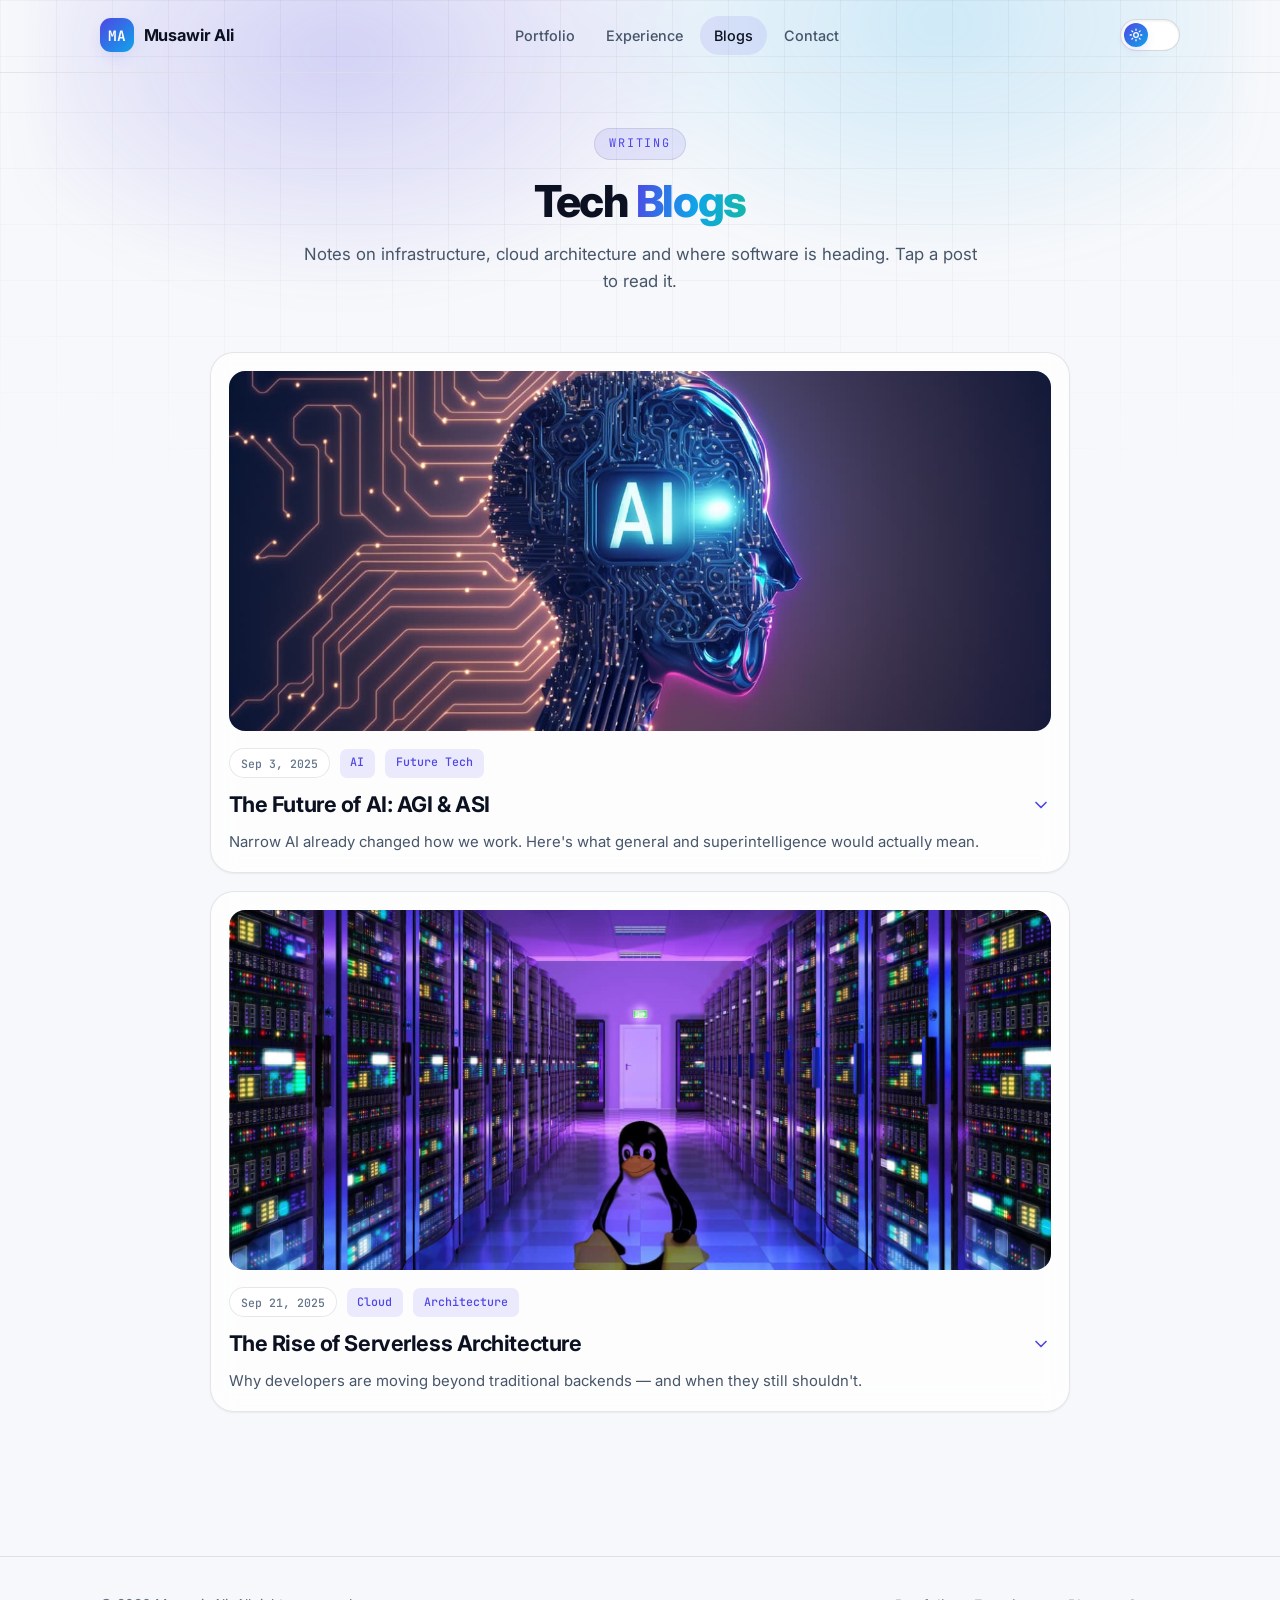
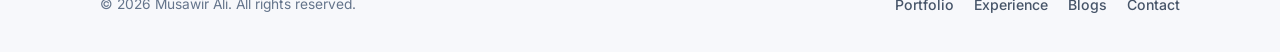
<file: blogs.html>
<!DOCTYPE html>
<html lang="en" data-theme="dark">
  <head>
    <meta charset="UTF-8" />
    <meta name="viewport" content="width=device-width, initial-scale=1.0" />
    <title>Blogs — Musawir Ali</title>
    <meta
      name="description"
      content="Notes on infrastructure, cloud, AI and modern web development by Musawir Ali."
    />
    <meta name="theme-color" content="#070a13" />
    <link rel="icon" href="./assets/pp.png" />
    <link rel="stylesheet" href="style.css" />
    <link rel="stylesheet" href="mediaqueries.css" />
    <script>
      // Apply the saved theme before first paint so there is no flash
      (function () {
        try {
          var saved = localStorage.getItem("theme");
          var prefersLight = window.matchMedia("(prefers-color-scheme: light)").matches;
          document.documentElement.setAttribute(
            "data-theme",
            saved || (prefersLight ? "light" : "dark")
          );
        } catch (e) {}
      })();
    </script>
  </head>
  <body>
    <!-- ==================== NAV ==================== -->
    <header class="nav" id="nav">
      <div class="container nav__inner">
        <a href="index.html" class="logo">
          <span class="logo__mark">MA</span>
          <span>Musawir Ali</span>
        </a>

        <nav class="nav__links">
          <a href="index.html">Portfolio</a>
          <a href="index.html#experience">Experience</a>
          <a href="blogs.html" class="active">Blogs</a>
          <a href="index.html#contact">Contact</a>
        </nav>

        <div class="nav__actions">
          <button
            class="theme-toggle"
            id="themeToggle"
            type="button"
            aria-label="Toggle dark and light mode"
          >
            <span class="theme-toggle__thumb">
              <svg class="icon-sun" viewBox="0 0 24 24" fill="none" stroke="currentColor" stroke-width="2.2" stroke-linecap="round" aria-hidden="true">
                <circle cx="12" cy="12" r="4" />
                <path d="M12 2v2M12 20v2M4.9 4.9l1.4 1.4M17.7 17.7l1.4 1.4M2 12h2M20 12h2M4.9 19.1l1.4-1.4M17.7 6.3l1.4-1.4" />
              </svg>
              <svg class="icon-moon" viewBox="0 0 24 24" fill="none" stroke="currentColor" stroke-width="2.2" stroke-linecap="round" stroke-linejoin="round" aria-hidden="true">
                <path d="M21 12.8A9 9 0 1 1 11.2 3a7 7 0 0 0 9.8 9.8z" />
              </svg>
            </span>
          </button>

          <button class="nav__burger" id="burger" type="button" aria-label="Open menu" aria-expanded="false">
            <span></span><span></span><span></span>
          </button>
        </div>
      </div>
    </header>

    <div class="mobile-menu" id="mobileMenu">
      <div class="mobile-menu__inner">
        <ul>
          <li><a href="index.html">Portfolio</a></li>
          <li><a href="index.html#experience">Experience</a></li>
          <li><a href="index.html#stack">Tech Stack</a></li>
          <li><a href="blogs.html">Blogs</a></li>
          <li><a href="index.html#contact">Contact</a></li>
        </ul>
      </div>
    </div>

    <main>
      <section class="section" style="padding-top: calc(var(--nav-h) + 3.5rem)">
        <div class="container">
          <div class="section-head reveal">
            <span class="eyebrow">Writing</span>
            <h2 class="section-title">Tech <span class="gradient-text">Blogs</span></h2>
            <p class="section-sub">
              Notes on infrastructure, cloud architecture and where software is
              heading. Tap a post to read it.
            </p>
          </div>

          <div class="blog-list">
            <!-- POST 1 -->
            <article class="blog-card reveal">
              <div class="blog-card__toggle" role="button" tabindex="0" aria-expanded="false">
                <img class="blog-card__cover" src="./assets/Ai_img.jpg" alt="" loading="lazy" />
                <div class="blog-card__meta">
                  <span class="badge">Sep 3, 2025</span>
                  <span class="tag">AI</span>
                  <span class="tag">Future Tech</span>
                </div>
                <h3 class="blog-card__title">
                  The Future of AI: AGI &amp; ASI
                  <svg class="chevron" viewBox="0 0 24 24" fill="none" stroke="currentColor" stroke-width="2" stroke-linecap="round" stroke-linejoin="round" aria-hidden="true">
                    <path d="m6 9 6 6 6-6" />
                  </svg>
                </h3>
                <p class="blog-card__excerpt">
                  Narrow AI already changed how we work. Here's what general and
                  superintelligence would actually mean.
                </p>
              </div>

              <div class="blog-card__body">
                <div>
                  <div class="prose">
                    <p>
                      Artificial Intelligence has already changed the way we live and
                      work, but its future goes far beyond today's narrow AI systems
                      like chatbots, recommendation engines, or image recognition
                      tools.
                    </p>

                    <h3>Artificial General Intelligence (AGI)</h3>
                    <p>
                      The next milestone is <strong>Artificial General Intelligence
                      (AGI)</strong> — AI that can perform any intellectual task a
                      human can do. Unlike narrow AI, which is limited to specific
                      tasks, AGI would be flexible, adaptable, and capable of applying
                      intelligence across multiple fields.
                    </p>
                    <p>
                      For example, an AGI system could design a website, diagnose a
                      medical issue, write a novel, and teach a student — without
                      needing separate training for each task.
                    </p>

                    <h3>Artificial Superintelligence (ASI)</h3>
                    <p>
                      <strong>Artificial Superintelligence (ASI)</strong> is a
                      hypothetical stage where AI surpasses human intelligence in every
                      dimension — reasoning, creativity, decision-making, and even
                      emotional understanding.
                    </p>
                    <p>
                      ASI could solve problems at a speed and scale unimaginable to
                      humans. While it holds the promise of breakthroughs in medicine,
                      climate change, and space exploration, it also raises serious
                      ethical and existential concerns if not aligned with human
                      values.
                    </p>

                    <h3>AGI vs ASI at a Glance</h3>
                    <ul>
                      <li>
                        <strong>AGI:</strong> Human-level intelligence, multi-domain
                        adaptability, currently under research.
                      </li>
                      <li>
                        <strong>ASI:</strong> Beyond-human intelligence, unmatched
                        creativity and speed, still hypothetical but highly debated.
                      </li>
                    </ul>

                    <h3>Takeaway</h3>
                    <p>
                      AGI and ASI represent the ultimate frontiers of Artificial
                      Intelligence. AGI could transform human productivity, while ASI
                      poses both incredible opportunities and significant risks. The
                      challenge ahead is to ensure these technologies are developed
                      responsibly, with strong ethical frameworks to keep humanity at
                      the center.
                    </p>
                    <blockquote>
                      What's your perspective — should we accelerate progress toward
                      AGI and ASI, or focus first on building stronger safeguards?
                    </blockquote>
                  </div>
                </div>
              </div>
            </article>

            <!-- POST 2 -->
            <article class="blog-card reveal">
              <div class="blog-card__toggle" role="button" tabindex="0" aria-expanded="false">
                <img class="blog-card__cover" src="./assets/server.jpg" alt="" loading="lazy" />
                <div class="blog-card__meta">
                  <span class="badge">Sep 21, 2025</span>
                  <span class="tag">Cloud</span>
                  <span class="tag">Architecture</span>
                </div>
                <h3 class="blog-card__title">
                  The Rise of Serverless Architecture
                  <svg class="chevron" viewBox="0 0 24 24" fill="none" stroke="currentColor" stroke-width="2" stroke-linecap="round" stroke-linejoin="round" aria-hidden="true">
                    <path d="m6 9 6 6 6-6" />
                  </svg>
                </h3>
                <p class="blog-card__excerpt">
                  Why developers are moving beyond traditional backends — and when they
                  still shouldn't.
                </p>
              </div>

              <div class="blog-card__body">
                <div>
                  <div class="prose">
                    <h3>1. What is Serverless?</h3>
                    <p>
                      Serverless does not mean there are no servers. It means
                      developers do not need to manage servers directly. Instead, cloud
                      providers like AWS Lambda, Google Cloud Functions, and Firebase
                      handle scaling, patching, and infrastructure.
                    </p>
                    <p>In short: you write code, the cloud runs it.</p>
                    <blockquote>
                      "Serverless allows you to build and run applications without
                      thinking about servers. You do not provision, scale, or manage
                      any servers." —
                      <a href="https://aws.amazon.com/serverless/" target="_blank" rel="noopener">AWS Docs</a>
                    </blockquote>

                    <h3>2. How It Differs from Traditional Backends</h3>
                    <ul>
                      <li>
                        <strong>Traditional backend:</strong> you rent a server, pay a
                        fixed cost, and handle scaling and patching yourself.
                      </li>
                      <li>
                        <strong>Serverless:</strong> you pay only when your code runs,
                        and the provider manages scaling automatically.
                      </li>
                    </ul>

                    <h3>3. Benefits of Serverless</h3>
                    <ul>
                      <li><strong>Cost efficient</strong> — pay per execution, not for idle time.</li>
                      <li><strong>Scalable</strong> — the cloud scales automatically during traffic spikes.</li>
                      <li><strong>Faster development</strong> — no server setup, just focus on logic.</li>
                      <li><strong>Global reach</strong> — deploy functions closer to users.</li>
                    </ul>
                    <blockquote>
                      "Serverless enables developers to focus on code while the platform
                      manages all infrastructure concerns." —
                      <a href="https://cloud.google.com/functions" target="_blank" rel="noopener">Google Cloud</a>
                    </blockquote>

                    <h3>4. When to Use Serverless</h3>
                    <ul>
                      <li>Building APIs</li>
                      <li>Event-driven apps (image processing, notifications)</li>
                      <li>Startups and prototypes — low cost, fast launch</li>
                      <li>Background tasks — cron jobs, email triggers</li>
                    </ul>
                    <p>
                      It is not always ideal. Long-running, high-performance apps such
                      as gaming servers may still need traditional hosting.
                    </p>

                    <h3>5. Final Thoughts</h3>
                    <p>
                      Serverless architecture is not just a trend — it is a paradigm
                      shift. It frees developers from worrying about infrastructure and
                      lets them deliver features faster. If you are starting a new
                      project, give serverless a try; you might never want to go back.
                    </p>
                  </div>
                </div>
              </div>
            </article>
          </div>
        </div>
      </section>
    </main>

    <footer class="footer">
      <div class="container footer__inner">
        <p class="footer__note">© <span id="year">2026</span> Musawir Ali. All rights reserved.</p>
        <nav class="footer__links">
          <a href="index.html">Portfolio</a>
          <a href="index.html#experience">Experience</a>
          <a href="blogs.html">Blogs</a>
          <a href="index.html#contact">Contact</a>
        </nav>
      </div>
    </footer>

    <button class="to-top" id="toTop" type="button" aria-label="Back to top">
      <svg viewBox="0 0 24 24" fill="none" stroke="currentColor" stroke-width="2" stroke-linecap="round" stroke-linejoin="round" aria-hidden="true">
        <path d="M12 19V5M5 12l7-7 7 7" />
      </svg>
    </button>

    <script src="script.js"></script>
  </body>
</html>
</file>
<file: style.css>
/* ============================================================
   Musawir Ali — Portfolio
   Design tokens, light/dark themes, components
   ============================================================ */

@import url("https://fonts.googleapis.com/css2?family=Inter:wght@400;500;600;700;800&family=JetBrains+Mono:wght@400;500;600&display=swap");

/* ---------- TOKENS ---------- */

:root {
  --bg: #f7f8fb;
  --bg-soft: #ffffff;
  --surface: rgba(255, 255, 255, 0.72);
  --surface-solid: #ffffff;
  --border: rgba(15, 23, 42, 0.1);
  --border-strong: rgba(15, 23, 42, 0.16);

  --text: #0b1120;
  --text-soft: #475569;
  --text-faint: #64748b;

  --accent: #4f46e5;
  --accent-2: #0ea5e9;
  --accent-3: #14b8a6;
  --accent-contrast: #ffffff;
  --accent-tint: rgba(79, 70, 229, 0.1);

  --shadow-sm: 0 1px 2px rgba(15, 23, 42, 0.06);
  --shadow: 0 12px 32px -12px rgba(15, 23, 42, 0.18);
  --shadow-lg: 0 28px 60px -24px rgba(15, 23, 42, 0.28);

  --glow-1: rgba(79, 70, 229, 0.22);
  --glow-2: rgba(14, 165, 233, 0.18);
  --grid-line: rgba(15, 23, 42, 0.045);

  --radius-sm: 10px;
  --radius: 16px;
  --radius-lg: 24px;
  --radius-pill: 999px;

  --maxw: 1160px;
  --nav-h: 72px;

  --ease: cubic-bezier(0.22, 1, 0.36, 1);
  color-scheme: light;
}

html[data-theme="dark"] {
  --bg: #070a13;
  --bg-soft: #0d1220;
  --surface: rgba(19, 25, 42, 0.66);
  --surface-solid: #121829;
  --border: rgba(148, 163, 184, 0.16);
  --border-strong: rgba(148, 163, 184, 0.28);

  --text: #eef2ff;
  --text-soft: #a9b4cc;
  --text-faint: #8592ad;

  --accent: #818cf8;
  --accent-2: #38bdf8;
  --accent-3: #2dd4bf;
  --accent-contrast: #070a13;
  --accent-tint: rgba(129, 140, 248, 0.14);

  --shadow-sm: 0 1px 2px rgba(0, 0, 0, 0.4);
  --shadow: 0 16px 40px -16px rgba(0, 0, 0, 0.7);
  --shadow-lg: 0 32px 70px -28px rgba(0, 0, 0, 0.85);

  --glow-1: rgba(99, 102, 241, 0.3);
  --glow-2: rgba(56, 189, 248, 0.22);
  --grid-line: rgba(148, 163, 184, 0.06);
  color-scheme: dark;
}

/* ---------- RESET ---------- */

*,
*::before,
*::after {
  margin: 0;
  padding: 0;
  box-sizing: border-box;
}

html {
  scroll-behavior: smooth;
  scroll-padding-top: calc(var(--nav-h) + 16px);
  -webkit-text-size-adjust: 100%;
}

body {
  font-family: "Inter", system-ui, -apple-system, "Segoe UI", sans-serif;
  background: var(--bg);
  color: var(--text);
  line-height: 1.65;
  overflow-x: hidden;
  transition: background-color 0.35s var(--ease), color 0.35s var(--ease);
}

/* Ambient background: subtle grid + two soft light blooms */
body::before {
  content: "";
  position: fixed;
  inset: 0;
  z-index: -2;
  background-image: linear-gradient(var(--grid-line) 1px, transparent 1px),
    linear-gradient(90deg, var(--grid-line) 1px, transparent 1px);
  background-size: 56px 56px;
  mask-image: radial-gradient(ellipse 90% 60% at 50% 0%, #000 40%, transparent 100%);
  -webkit-mask-image: radial-gradient(ellipse 90% 60% at 50% 0%, #000 40%, transparent 100%);
  pointer-events: none;
}

body::after {
  content: "";
  position: fixed;
  top: -22vh;
  left: 50%;
  width: min(1200px, 120vw);
  height: 70vh;
  transform: translateX(-50%);
  z-index: -1;
  background: radial-gradient(45% 55% at 25% 40%, var(--glow-1), transparent 70%),
    radial-gradient(45% 55% at 75% 35%, var(--glow-2), transparent 70%);
  filter: blur(20px);
  pointer-events: none;
}

img {
  max-width: 100%;
  display: block;
}

a {
  color: inherit;
  text-decoration: none;
  transition: color 0.2s var(--ease), opacity 0.2s var(--ease);
}

button {
  font: inherit;
  cursor: pointer;
  border: none;
  background: none;
  color: inherit;
}

ul {
  list-style: none;
}

::selection {
  background: var(--accent);
  color: var(--accent-contrast);
}

:focus-visible {
  outline: 2px solid var(--accent);
  outline-offset: 3px;
  border-radius: 6px;
}

/* ---------- LAYOUT ---------- */

.container {
  width: 100%;
  max-width: var(--maxw);
  margin-inline: auto;
  padding-inline: clamp(1.15rem, 4vw, 2.5rem);
}

.section {
  padding-block: clamp(4rem, 9vw, 7rem);
  position: relative;
}

.section-head {
  text-align: center;
  margin-bottom: clamp(2.25rem, 5vw, 3.5rem);
}

.eyebrow {
  display: inline-flex;
  align-items: center;
  gap: 0.5rem;
  font-family: "JetBrains Mono", ui-monospace, monospace;
  font-size: 0.74rem;
  letter-spacing: 0.16em;
  text-transform: uppercase;
  color: var(--accent);
  background: var(--accent-tint);
  border: 1px solid var(--border);
  padding: 0.34rem 0.85rem;
  border-radius: var(--radius-pill);
  margin-bottom: 1rem;
}

.section-title {
  font-size: clamp(1.85rem, 4.6vw, 2.75rem);
  font-weight: 800;
  letter-spacing: -0.03em;
  line-height: 1.15;
}

.section-sub {
  color: var(--text-soft);
  max-width: 62ch;
  margin: 0.85rem auto 0;
  font-size: clamp(0.95rem, 2vw, 1.05rem);
}

.gradient-text {
  background: linear-gradient(100deg, var(--accent), var(--accent-2) 55%, var(--accent-3));
  -webkit-background-clip: text;
  background-clip: text;
  color: transparent;
}

/* ---------- NAV ---------- */

.nav {
  position: fixed;
  inset: 0 0 auto 0;
  height: var(--nav-h);
  z-index: 100;
  display: flex;
  align-items: center;
  transition: background-color 0.3s var(--ease), border-color 0.3s var(--ease),
    box-shadow 0.3s var(--ease);
  border-bottom: 1px solid transparent;
}

.nav.scrolled {
  background: var(--surface);
  backdrop-filter: blur(16px) saturate(180%);
  -webkit-backdrop-filter: blur(16px) saturate(180%);
  border-bottom-color: var(--border);
  box-shadow: var(--shadow-sm);
}

.nav__inner {
  display: flex;
  align-items: center;
  justify-content: space-between;
  gap: 1rem;
  width: 100%;
}

.logo {
  display: inline-flex;
  align-items: center;
  gap: 0.6rem;
  font-weight: 700;
  font-size: 1.02rem;
  letter-spacing: -0.01em;
  white-space: nowrap;
}

.logo__mark {
  display: grid;
  place-items: center;
  width: 34px;
  height: 34px;
  border-radius: 11px;
  background: linear-gradient(135deg, var(--accent), var(--accent-2));
  color: #fff;
  font-family: "JetBrains Mono", monospace;
  font-weight: 700;
  font-size: 0.9rem;
  box-shadow: 0 6px 18px -6px var(--glow-1);
  flex-shrink: 0;
}

.nav__links {
  display: flex;
  align-items: center;
  gap: 0.25rem;
}

.nav__links a {
  position: relative;
  display: block;
  padding: 0.45rem 0.85rem;
  border-radius: var(--radius-pill);
  font-size: 0.9rem;
  font-weight: 500;
  color: var(--text-soft);
}

.nav__links a:hover,
.nav__links a.active {
  color: var(--text);
  background: var(--accent-tint);
}

.nav__actions {
  display: flex;
  align-items: center;
  gap: 0.6rem;
}

/* ---------- THEME TOGGLE ---------- */

.theme-toggle {
  position: relative;
  width: 60px;
  height: 32px;
  border-radius: var(--radius-pill);
  border: 1px solid var(--border-strong);
  background: var(--surface-solid);
  box-shadow: inset 0 1px 3px rgba(15, 23, 42, 0.08);
  flex-shrink: 0;
  transition: border-color 0.25s var(--ease), background-color 0.35s var(--ease);
}

.theme-toggle:hover {
  border-color: var(--accent);
}

.theme-toggle__thumb {
  position: absolute;
  top: 3px;
  left: 3px;
  width: 24px;
  height: 24px;
  border-radius: 50%;
  display: grid;
  place-items: center;
  background: linear-gradient(135deg, var(--accent), var(--accent-2));
  color: #fff;
  box-shadow: 0 4px 12px -3px var(--glow-1);
  transition: transform 0.4s var(--ease);
}

html[data-theme="dark"] .theme-toggle__thumb {
  transform: translateX(28px);
}

.theme-toggle__thumb svg {
  position: absolute;
  inset: 0;
  margin: auto;
  width: 14px;
  height: 14px;
  transition: opacity 0.25s var(--ease), transform 0.4s var(--ease);
}

.theme-toggle .icon-sun {
  opacity: 1;
  transform: rotate(0deg) scale(1);
}
.theme-toggle .icon-moon {
  opacity: 0;
  transform: rotate(-90deg) scale(0.5);
}
html[data-theme="dark"] .theme-toggle .icon-sun {
  opacity: 0;
  transform: rotate(90deg) scale(0.5);
}
html[data-theme="dark"] .theme-toggle .icon-moon {
  opacity: 1;
  transform: rotate(0deg) scale(1);
}

/* ---------- HAMBURGER ---------- */

.nav__burger {
  display: none;
  width: 40px;
  height: 40px;
  border-radius: 12px;
  border: 1px solid var(--border-strong);
  background: var(--surface-solid);
  flex-direction: column;
  align-items: center;
  justify-content: center;
  gap: 5px;
}

.nav__burger span {
  display: block;
  width: 18px;
  height: 2px;
  border-radius: 2px;
  background: var(--text);
  transition: transform 0.3s var(--ease), opacity 0.2s var(--ease);
}

.nav__burger.open span:nth-child(1) {
  transform: translateY(7px) rotate(45deg);
}
.nav__burger.open span:nth-child(2) {
  opacity: 0;
}
.nav__burger.open span:nth-child(3) {
  transform: translateY(-7px) rotate(-45deg);
}

.mobile-menu {
  position: fixed;
  top: var(--nav-h);
  left: 0;
  right: 0;
  z-index: 99;
  background: var(--surface);
  backdrop-filter: blur(18px) saturate(180%);
  -webkit-backdrop-filter: blur(18px) saturate(180%);
  border-bottom: 1px solid var(--border);
  display: grid;
  grid-template-rows: 0fr;
  transition: grid-template-rows 0.35s var(--ease);
}

.mobile-menu.open {
  grid-template-rows: 1fr;
}

.mobile-menu__inner {
  overflow: hidden;
}

.mobile-menu ul {
  display: flex;
  flex-direction: column;
  gap: 0.15rem;
  padding: 0.85rem clamp(1.15rem, 4vw, 2.5rem) 1.35rem;
}

.mobile-menu a {
  display: block;
  padding: 0.75rem 0.9rem;
  border-radius: var(--radius-sm);
  font-weight: 500;
  color: var(--text-soft);
}

.mobile-menu a:hover {
  background: var(--accent-tint);
  color: var(--text);
}

/* ---------- BUTTONS ---------- */

.btn {
  display: inline-flex;
  align-items: center;
  justify-content: center;
  gap: 0.55rem;
  padding: 0.8rem 1.5rem;
  border-radius: var(--radius-pill);
  font-size: 0.92rem;
  font-weight: 600;
  border: 1px solid transparent;
  transition: transform 0.2s var(--ease), box-shadow 0.25s var(--ease),
    background-color 0.25s var(--ease), border-color 0.25s var(--ease), color 0.25s var(--ease);
  white-space: nowrap;
}

.btn svg {
  width: 17px;
  height: 17px;
  flex-shrink: 0;
}

.btn--primary {
  background: linear-gradient(135deg, var(--accent), var(--accent-2));
  color: #fff;
  box-shadow: 0 10px 26px -10px var(--glow-1);
}

.btn--primary:hover {
  transform: translateY(-2px);
  box-shadow: 0 16px 34px -10px var(--glow-1);
}

.btn--ghost {
  background: var(--surface-solid);
  border-color: var(--border-strong);
  color: var(--text);
  box-shadow: var(--shadow-sm);
}

.btn--ghost:hover {
  transform: translateY(-2px);
  border-color: var(--accent);
  color: var(--accent);
}

.btn:active {
  transform: translateY(0);
}

/* ---------- HERO ---------- */

.hero {
  min-height: 100vh;
  min-height: 100svh;
  display: flex;
  align-items: center;
  padding-block: calc(var(--nav-h) + 2.5rem) 4rem;
}

.hero__grid {
  display: grid;
  grid-template-columns: 1.15fr 0.85fr;
  align-items: center;
  gap: clamp(2rem, 6vw, 5rem);
  width: 100%;
}

.hero__status {
  display: inline-flex;
  align-items: center;
  gap: 0.6rem;
  padding: 0.4rem 0.95rem 0.4rem 0.75rem;
  border-radius: var(--radius-pill);
  border: 1px solid var(--border);
  background: var(--surface);
  backdrop-filter: blur(10px);
  -webkit-backdrop-filter: blur(10px);
  font-size: 0.82rem;
  font-weight: 500;
  color: var(--text-soft);
  margin-bottom: 1.6rem;
}

.pulse-dot {
  position: relative;
  width: 8px;
  height: 8px;
  border-radius: 50%;
  background: #22c55e;
  flex-shrink: 0;
}

.pulse-dot::after {
  content: "";
  position: absolute;
  inset: 0;
  border-radius: 50%;
  background: #22c55e;
  animation: pulse 2s ease-out infinite;
}

@keyframes pulse {
  0% {
    transform: scale(1);
    opacity: 0.7;
  }
  100% {
    transform: scale(3);
    opacity: 0;
  }
}

.hero__hello {
  font-family: "JetBrains Mono", monospace;
  font-size: 0.92rem;
  color: var(--accent);
  margin-bottom: 0.6rem;
}

.hero__name {
  font-size: clamp(2.6rem, 8vw, 4.6rem);
  font-weight: 800;
  letter-spacing: -0.045em;
  line-height: 1.02;
  margin-bottom: 0.9rem;
}

.hero__roles {
  display: flex;
  flex-wrap: wrap;
  align-items: center;
  gap: 0.55rem 0.85rem;
  font-size: clamp(1rem, 2.4vw, 1.25rem);
  font-weight: 600;
  color: var(--text-soft);
  margin-bottom: 1.35rem;
}

.hero__roles .sep {
  width: 5px;
  height: 5px;
  border-radius: 50%;
  background: var(--accent);
  opacity: 0.55;
}

.hero__bio {
  color: var(--text-soft);
  font-size: clamp(0.97rem, 2vw, 1.06rem);
  max-width: 56ch;
  margin-bottom: 2rem;
}

.hero__actions {
  display: flex;
  flex-wrap: wrap;
  gap: 0.85rem;
  margin-bottom: 2rem;
}

.hero__socials {
  display: flex;
  align-items: center;
  gap: 0.6rem;
}

.social-btn {
  display: grid;
  place-items: center;
  width: 42px;
  height: 42px;
  border-radius: 13px;
  border: 1px solid var(--border-strong);
  background: var(--surface-solid);
  color: var(--text-soft);
  box-shadow: var(--shadow-sm);
  transition: transform 0.2s var(--ease), color 0.2s var(--ease),
    border-color 0.2s var(--ease), box-shadow 0.25s var(--ease);
}

.social-btn svg {
  width: 19px;
  height: 19px;
}

.social-btn:hover {
  transform: translateY(-3px);
  color: var(--accent);
  border-color: var(--accent);
  box-shadow: 0 10px 22px -10px var(--glow-1);
}

/* Hero portrait */
.hero__portrait {
  position: relative;
  justify-self: center;
  width: min(360px, 78vw);
  aspect-ratio: 1;
}

.hero__portrait::before {
  content: "";
  position: absolute;
  inset: -10%;
  border-radius: 50%;
  background: conic-gradient(
    from 0deg,
    var(--accent),
    var(--accent-2),
    var(--accent-3),
    var(--accent)
  );
  filter: blur(38px);
  opacity: 0.4;
  animation: spin 14s linear infinite;
}

@keyframes spin {
  to {
    transform: rotate(360deg);
  }
}

.hero__portrait-frame {
  position: relative;
  width: 100%;
  height: 100%;
  border-radius: 32px;
  overflow: hidden;
  border: 1px solid var(--border-strong);
  background: var(--surface-solid);
  box-shadow: var(--shadow-lg);
}

.hero__portrait-frame img {
  width: 100%;
  height: 100%;
  object-fit: cover;
}

.hero__chip {
  position: absolute;
  display: inline-flex;
  align-items: center;
  gap: 0.45rem;
  padding: 0.45rem 0.8rem;
  border-radius: var(--radius-pill);
  background: var(--surface-solid);
  border: 1px solid var(--border-strong);
  box-shadow: var(--shadow);
  font-size: 0.78rem;
  font-weight: 600;
  white-space: nowrap;
  z-index: 2;
}

.hero__chip svg {
  width: 14px;
  height: 14px;
  color: var(--accent);
}

.hero__chip--1 {
  top: 8%;
  left: -8%;
  animation: float 6s ease-in-out infinite;
}
.hero__chip--2 {
  bottom: 16%;
  right: -6%;
  animation: float 6s ease-in-out infinite 1.5s;
}
.hero__chip--3 {
  bottom: 2%;
  left: 2%;
  animation: float 6s ease-in-out infinite 3s;
}

@keyframes float {
  0%,
  100% {
    transform: translateY(0);
  }
  50% {
    transform: translateY(-10px);
  }
}

/* ---------- MARQUEE ---------- */

.marquee {
  overflow: hidden;
  border-block: 1px solid var(--border);
  background: var(--surface);
  backdrop-filter: blur(10px);
  -webkit-backdrop-filter: blur(10px);
  padding-block: 0.95rem;
  mask-image: linear-gradient(90deg, transparent, #000 12%, #000 88%, transparent);
  -webkit-mask-image: linear-gradient(90deg, transparent, #000 12%, #000 88%, transparent);
}

/* No gap here: the seamless -50% loop only lines up if every item carries an
   identical trailing margin, so the two duplicated halves measure the same. */
.marquee__track {
  display: flex;
  width: max-content;
  animation: marquee 32s linear infinite;
}

.marquee:hover .marquee__track {
  animation-play-state: paused;
}

.marquee__item {
  display: inline-flex;
  align-items: center;
  gap: 0.55rem;
  margin-right: 3rem;
  font-family: "JetBrains Mono", monospace;
  font-size: 0.86rem;
  font-weight: 500;
  color: var(--text-faint);
  white-space: nowrap;
}

.marquee__item::before {
  content: "";
  width: 6px;
  height: 6px;
  border-radius: 2px;
  background: linear-gradient(135deg, var(--accent), var(--accent-2));
}

@keyframes marquee {
  to {
    transform: translateX(-50%);
  }
}

/* ---------- CARD ---------- */

.card {
  position: relative;
  background: var(--surface);
  backdrop-filter: blur(12px);
  -webkit-backdrop-filter: blur(12px);
  border: 1px solid var(--border);
  border-radius: var(--radius-lg);
  padding: clamp(1.35rem, 3vw, 1.9rem);
  box-shadow: var(--shadow-sm);
  transition: transform 0.3s var(--ease), border-color 0.3s var(--ease),
    box-shadow 0.3s var(--ease);
}

.card:hover {
  transform: translateY(-4px);
  border-color: var(--border-strong);
  box-shadow: var(--shadow);
}

/* ---------- ABOUT ---------- */

.about__grid {
  display: grid;
  grid-template-columns: 1fr 1fr;
  gap: clamp(1.5rem, 4vw, 2.75rem);
  align-items: start;
}

.about__lead {
  font-size: clamp(1.02rem, 2.2vw, 1.15rem);
  color: var(--text);
  font-weight: 500;
  margin-bottom: 1rem;
}

.about__body {
  color: var(--text-soft);
  margin-bottom: 1.75rem;
}

.stat-grid {
  display: grid;
  grid-template-columns: repeat(3, 1fr);
  gap: 0.85rem;
}

.stat {
  text-align: center;
  padding: 1.05rem 0.6rem;
  border-radius: var(--radius);
  border: 1px solid var(--border);
  background: var(--surface-solid);
}

.stat__value {
  font-size: clamp(1.3rem, 3.4vw, 1.7rem);
  font-weight: 800;
  letter-spacing: -0.03em;
  line-height: 1.1;
}

.stat__label {
  font-size: 0.74rem;
  text-transform: uppercase;
  letter-spacing: 0.09em;
  color: var(--text-faint);
  margin-top: 0.25rem;
}

.facts {
  display: flex;
  flex-direction: column;
  gap: 0.65rem;
}

.fact {
  display: flex;
  align-items: flex-start;
  gap: 0.85rem;
  padding: 0.95rem 1.1rem;
  border-radius: var(--radius);
  border: 1px solid var(--border);
  background: var(--surface);
  transition: transform 0.25s var(--ease), border-color 0.25s var(--ease);
}

.fact:hover {
  transform: translateX(4px);
  border-color: var(--accent);
}

.fact__icon {
  display: grid;
  place-items: center;
  width: 34px;
  height: 34px;
  border-radius: 10px;
  background: var(--accent-tint);
  color: var(--accent);
  flex-shrink: 0;
}

.fact__icon svg {
  width: 17px;
  height: 17px;
}

.fact p {
  font-size: 0.93rem;
  color: var(--text-soft);
  line-height: 1.55;
}

.fact strong {
  color: var(--text);
  font-weight: 600;
}

/* ---------- TIMELINE / EXPERIENCE ---------- */

.timeline {
  position: relative;
  display: flex;
  flex-direction: column;
  gap: 1.25rem;
  padding-left: 2.6rem;
}

.timeline::before {
  content: "";
  position: absolute;
  left: 15px;
  top: 8px;
  bottom: 8px;
  width: 2px;
  border-radius: 2px;
  background: linear-gradient(var(--accent), var(--accent-2) 75%, transparent);
  opacity: 0.5;
}

.tl-item {
  position: relative;
}

.tl-item::before {
  content: "";
  position: absolute;
  left: -2.6rem;
  top: 1.9rem;
  width: 14px;
  height: 14px;
  margin-left: 9px;
  border-radius: 50%;
  background: var(--bg);
  border: 3px solid var(--accent);
  box-shadow: 0 0 0 4px var(--accent-tint);
  z-index: 1;
}

.tl-item--current::before {
  background: var(--accent);
  animation: pulse-ring 2.4s ease-out infinite;
}

@keyframes pulse-ring {
  0% {
    box-shadow: 0 0 0 0 var(--accent-tint);
  }
  70% {
    box-shadow: 0 0 0 12px transparent;
  }
  100% {
    box-shadow: 0 0 0 0 transparent;
  }
}

.tl-head {
  display: flex;
  flex-wrap: wrap;
  align-items: center;
  justify-content: space-between;
  gap: 0.6rem;
  margin-bottom: 0.35rem;
}

.tl-role {
  font-size: clamp(1.05rem, 2.4vw, 1.22rem);
  font-weight: 700;
  letter-spacing: -0.015em;
}

.tl-company {
  color: var(--accent);
  font-weight: 600;
  font-size: 0.95rem;
  margin-bottom: 0.7rem;
}

.badge {
  display: inline-flex;
  align-items: center;
  gap: 0.4rem;
  font-family: "JetBrains Mono", monospace;
  font-size: 0.72rem;
  font-weight: 500;
  padding: 0.28rem 0.7rem;
  border-radius: var(--radius-pill);
  border: 1px solid var(--border);
  background: var(--surface-solid);
  color: var(--text-faint);
  white-space: nowrap;
}

.badge--live {
  color: #16a34a;
  border-color: rgba(34, 197, 94, 0.35);
  background: rgba(34, 197, 94, 0.1);
}

html[data-theme="dark"] .badge--live {
  color: #4ade80;
}

.tl-desc {
  color: var(--text-soft);
  font-size: 0.95rem;
  margin-bottom: 1rem;
}

.tag-row {
  display: flex;
  flex-wrap: wrap;
  gap: 0.45rem;
}

.tag {
  font-family: "JetBrains Mono", monospace;
  font-size: 0.73rem;
  font-weight: 500;
  padding: 0.24rem 0.62rem;
  border-radius: 7px;
  background: var(--accent-tint);
  color: var(--accent);
  border: 1px solid transparent;
  transition: border-color 0.2s var(--ease);
}

.tag:hover {
  border-color: var(--accent);
}

/* ---------- TECH STACK ---------- */

.stack-grid {
  display: grid;
  grid-template-columns: repeat(auto-fit, minmax(255px, 1fr));
  align-items: start;
  gap: 1.15rem;
}

/* The infra card carries twice the chips of any other — give it its own row
   so the remaining four sit as one even band underneath. */
.stack-card--wide {
  grid-column: 1 / -1;
}

.stack-card__head {
  display: flex;
  align-items: center;
  gap: 0.75rem;
  margin-bottom: 1.15rem;
  padding-bottom: 1rem;
  border-bottom: 1px solid var(--border);
}

.stack-card__icon {
  display: grid;
  place-items: center;
  width: 38px;
  height: 38px;
  border-radius: 11px;
  background: linear-gradient(135deg, var(--accent), var(--accent-2));
  color: #fff;
  flex-shrink: 0;
  box-shadow: 0 8px 18px -8px var(--glow-1);
}

.stack-card__icon svg {
  width: 18px;
  height: 18px;
}

.stack-card__title {
  font-size: 1rem;
  font-weight: 700;
  letter-spacing: -0.01em;
}

.stack-card__count {
  font-family: "JetBrains Mono", monospace;
  font-size: 0.74rem;
  color: var(--text-faint);
}

.chip-row {
  display: flex;
  flex-wrap: wrap;
  gap: 0.5rem;
}

.chip {
  display: inline-flex;
  align-items: center;
  gap: 0.45rem;
  font-size: 0.82rem;
  font-weight: 500;
  padding: 0.34rem 0.75rem 0.34rem 0.6rem;
  border-radius: var(--radius-pill);
  border: 1px solid var(--border);
  background: var(--surface-solid);
  color: var(--text-soft);
  transition: transform 0.2s var(--ease), color 0.2s var(--ease),
    border-color 0.2s var(--ease);
}

/* Brand logo, tinted per theme: several marks (Next.js, Express, Linux,
   Django) are unreadable against one of the two backgrounds in their
   official colour, so each chip carries a light and a dark variant. */
.chip__logo {
  width: 16px;
  height: 16px;
  flex-shrink: 0;
  fill: var(--brand, currentColor);
}

html[data-theme="dark"] .chip__logo {
  fill: var(--brand-dark, var(--brand, currentColor));
}

.chip:hover {
  transform: translateY(-2px);
  color: var(--text);
  border-color: var(--border-strong);
}

/* Sprite host — holds the <symbol> defs, never rendered itself */
.icon-sprite {
  position: absolute;
  width: 0;
  height: 0;
  overflow: hidden;
}

/* ---------- GITHUB ---------- */

.gh-grid {
  display: grid;
  grid-template-columns: repeat(auto-fit, minmax(320px, 1fr));
  gap: 1.15rem;
}

.gh-card {
  display: grid;
  place-items: center;
  padding: 1.1rem;
  min-height: 190px;
  overflow: hidden;
}

/* The stat cards are 495x195 SVGs — cap them at natural size so a wide card
   never blows the artwork up, and let them shrink on narrow screens. */
.gh-card img {
  width: 100%;
  max-width: 495px;
  height: auto;
  border-radius: var(--radius-sm);
}

.gh-card--wide {
  grid-column: 1 / -1;
}

/* Shown only if the external stats service is unreachable */
.gh-fallback {
  display: none;
  text-align: center;
  color: var(--text-faint);
  font-size: 0.9rem;
  padding: 1.25rem 0.5rem;
}

.gh-card.failed img {
  display: none;
}

.gh-card.failed .gh-fallback {
  display: block;
}

.gh-fallback a {
  color: var(--accent);
  font-weight: 600;
}

/* ---------- EDUCATION ---------- */

.edu {
  display: flex;
  align-items: flex-start;
  gap: 1.15rem;
  max-width: 760px;
  margin-inline: auto;
}

.edu__icon {
  display: grid;
  place-items: center;
  width: 52px;
  height: 52px;
  border-radius: 15px;
  background: linear-gradient(135deg, var(--accent), var(--accent-2));
  color: #fff;
  flex-shrink: 0;
  box-shadow: 0 10px 22px -10px var(--glow-1);
}

.edu__icon svg {
  width: 24px;
  height: 24px;
}

.edu__degree {
  font-size: clamp(1.02rem, 2.4vw, 1.18rem);
  font-weight: 700;
  letter-spacing: -0.015em;
  margin-bottom: 0.3rem;
}

.edu__school {
  color: var(--accent);
  font-weight: 600;
  font-size: 0.95rem;
  margin-bottom: 0.35rem;
}

.edu__meta {
  color: var(--text-faint);
  font-size: 0.88rem;
}

/* ---------- CONTACT ---------- */

.contact-card {
  text-align: center;
  padding: clamp(2rem, 6vw, 3.5rem) clamp(1.25rem, 5vw, 3rem);
  border-radius: var(--radius-lg);
  border: 1px solid var(--border);
  background: var(--surface);
  backdrop-filter: blur(14px);
  -webkit-backdrop-filter: blur(14px);
  box-shadow: var(--shadow);
  position: relative;
  overflow: hidden;
}

.contact-card::before {
  content: "";
  position: absolute;
  top: -60%;
  left: 50%;
  width: 120%;
  height: 130%;
  transform: translateX(-50%);
  background: radial-gradient(50% 50% at 50% 50%, var(--glow-1), transparent 70%);
  pointer-events: none;
}

.contact-card > * {
  position: relative;
}

.contact-links {
  display: flex;
  flex-wrap: wrap;
  justify-content: center;
  gap: 0.85rem;
  margin-top: 2rem;
}

.contact-link {
  display: inline-flex;
  align-items: center;
  gap: 0.7rem;
  padding: 0.9rem 1.35rem;
  border-radius: var(--radius);
  border: 1px solid var(--border-strong);
  background: var(--surface-solid);
  font-weight: 600;
  font-size: 0.92rem;
  box-shadow: var(--shadow-sm);
  transition: transform 0.2s var(--ease), color 0.2s var(--ease),
    border-color 0.2s var(--ease), box-shadow 0.25s var(--ease);
}

.contact-link svg {
  width: 18px;
  height: 18px;
  color: var(--accent);
  flex-shrink: 0;
}

.contact-link:hover {
  transform: translateY(-3px);
  border-color: var(--accent);
  color: var(--accent);
  box-shadow: 0 14px 28px -12px var(--glow-1);
}

/* ---------- FOOTER ---------- */

.footer {
  border-top: 1px solid var(--border);
  padding-block: 2.25rem;
  margin-top: 2rem;
}

.footer__inner {
  display: flex;
  flex-wrap: wrap;
  align-items: center;
  justify-content: space-between;
  gap: 1.15rem;
}

.footer__note {
  color: var(--text-faint);
  font-size: 0.86rem;
}

.footer__links {
  display: flex;
  flex-wrap: wrap;
  gap: 1.25rem;
}

.footer__links a {
  color: var(--text-soft);
  font-size: 0.88rem;
  font-weight: 500;
}

.footer__links a:hover {
  color: var(--accent);
}

/* ---------- BACK TO TOP ---------- */

.to-top {
  position: fixed;
  right: clamp(1rem, 3vw, 2rem);
  bottom: clamp(1rem, 3vw, 2rem);
  z-index: 90;
  display: grid;
  place-items: center;
  width: 44px;
  height: 44px;
  border-radius: 14px;
  border: 1px solid var(--border-strong);
  background: var(--surface-solid);
  color: var(--text-soft);
  box-shadow: var(--shadow);
  opacity: 0;
  visibility: hidden;
  transform: translateY(12px);
  transition: opacity 0.3s var(--ease), transform 0.3s var(--ease),
    visibility 0.3s, color 0.2s var(--ease), border-color 0.2s var(--ease);
}

.to-top.show {
  opacity: 1;
  visibility: visible;
  transform: translateY(0);
}

.to-top:hover {
  color: var(--accent);
  border-color: var(--accent);
}

.to-top svg {
  width: 18px;
  height: 18px;
}

/* ---------- BLOG PAGE ---------- */

.blog-list {
  display: flex;
  flex-direction: column;
  gap: 1.15rem;
  max-width: 860px;
  margin-inline: auto;
}

.blog-card {
  overflow: hidden;
  border-radius: var(--radius-lg);
  border: 1px solid var(--border);
  background: var(--surface);
  backdrop-filter: blur(12px);
  -webkit-backdrop-filter: blur(12px);
  box-shadow: var(--shadow-sm);
  transition: transform 0.3s var(--ease), border-color 0.3s var(--ease),
    box-shadow 0.3s var(--ease);
}

.blog-card:hover {
  transform: translateY(-3px);
  border-color: var(--border-strong);
  box-shadow: var(--shadow);
}

.blog-card__toggle {
  display: block;
  width: 100%;
  text-align: left;
  padding: 1.1rem;
  cursor: pointer;
  -webkit-user-select: none;
  user-select: none;
}

.blog-card__cover {
  width: 100%;
  aspect-ratio: 16 / 7;
  object-fit: cover;
  border-radius: var(--radius);
  margin-bottom: 1.1rem;
}

.blog-card__meta {
  display: flex;
  flex-wrap: wrap;
  align-items: center;
  gap: 0.6rem;
  margin-bottom: 0.55rem;
}

.blog-card__title {
  display: flex;
  align-items: center;
  justify-content: space-between;
  gap: 1rem;
  font-size: clamp(1.1rem, 2.6vw, 1.35rem);
  font-weight: 700;
  letter-spacing: -0.02em;
}

.blog-card__title .chevron {
  width: 20px;
  height: 20px;
  color: var(--accent);
  flex-shrink: 0;
  transition: transform 0.3s var(--ease);
}

.blog-card.active .chevron {
  transform: rotate(180deg);
}

.blog-card__excerpt {
  color: var(--text-soft);
  font-size: 0.93rem;
  margin-top: 0.45rem;
}

.blog-card__body {
  display: grid;
  grid-template-rows: 0fr;
  transition: grid-template-rows 0.4s var(--ease);
}

.blog-card.active .blog-card__body {
  grid-template-rows: 1fr;
}

.blog-card__body > div {
  overflow: hidden;
}

.prose {
  padding: 0 1.1rem 1.5rem;
  border-top: 1px solid var(--border);
  margin-top: 0.35rem;
  padding-top: 1.25rem;
  color: var(--text-soft);
}

.prose h3 {
  color: var(--text);
  font-size: 1.05rem;
  font-weight: 700;
  letter-spacing: -0.015em;
  margin: 1.5rem 0 0.5rem;
}

.prose h3:first-child {
  margin-top: 0;
}

.prose p {
  margin-bottom: 0.75rem;
  font-size: 0.95rem;
}

.prose ul {
  list-style: none;
  margin: 0 0 0.9rem;
  display: flex;
  flex-direction: column;
  gap: 0.4rem;
}

.prose li {
  position: relative;
  padding-left: 1.25rem;
  font-size: 0.95rem;
}

.prose li::before {
  content: "";
  position: absolute;
  left: 0;
  top: 0.62em;
  width: 6px;
  height: 6px;
  border-radius: 2px;
  background: linear-gradient(135deg, var(--accent), var(--accent-2));
}

.prose strong {
  color: var(--text);
  font-weight: 600;
}

.prose a {
  color: var(--accent);
  font-weight: 500;
  text-decoration: underline;
  text-underline-offset: 3px;
}

.prose blockquote {
  border-left: 3px solid var(--accent);
  padding: 0.35rem 0 0.35rem 1rem;
  margin: 1rem 0;
  color: var(--text-soft);
  font-style: italic;
}

/* ---------- REVEAL ANIMATION ---------- */

.reveal {
  opacity: 0;
  transform: translateY(22px);
  transition: opacity 0.7s var(--ease), transform 0.7s var(--ease);
}

.reveal.visible {
  opacity: 1;
  transform: none;
}

@media (prefers-reduced-motion: reduce) {
  *,
  *::before,
  *::after {
    animation-duration: 0.01ms !important;
    animation-iteration-count: 1 !important;
    transition-duration: 0.01ms !important;
    scroll-behavior: auto !important;
  }
  .reveal {
    opacity: 1;
    transform: none;
  }
}
</file>
<file: mediaqueries.css>
/* ============================================================
   Responsive rules — mobile-friendly down to 320px
   ============================================================ */

/* Laptops / small desktops */
@media screen and (max-width: 1100px) {
  .hero__grid {
    grid-template-columns: 1fr 0.8fr;
    gap: 2.5rem;
  }
  .hero__chip--1 {
    left: -4%;
  }
  .hero__chip--2 {
    right: -2%;
  }
}

/* Tablets — collapse nav + stack two-column layouts */
@media screen and (max-width: 900px) {
  .nav__links {
    display: none;
  }
  .nav__burger {
    display: flex;
  }

  .hero {
    min-height: auto;
    padding-block: calc(var(--nav-h) + 3rem) 3.5rem;
    text-align: center;
  }
  .hero__grid {
    grid-template-columns: 1fr;
    gap: 3rem;
  }
  .hero__portrait {
    order: -1;
    width: min(290px, 66vw);
  }
  .hero__bio {
    margin-inline: auto;
  }
  .hero__roles,
  .hero__actions,
  .hero__socials {
    justify-content: center;
  }

  .about__grid {
    grid-template-columns: 1fr;
  }

  .edu {
    max-width: none;
  }
}

/* Large phones */
@media screen and (max-width: 640px) {
  :root {
    --nav-h: 64px;
    --radius-lg: 20px;
  }

  .logo span:last-child {
    display: none;
  }

  .hero__chip--1 {
    top: 4%;
    left: -3%;
  }
  .hero__chip--2 {
    bottom: 12%;
    right: -3%;
  }
  .hero__chip--3 {
    display: none;
  }

  .hero__actions .btn {
    flex: 1 1 100%;
  }

  .timeline {
    padding-left: 1.65rem;
  }
  .timeline::before {
    left: 5px;
  }
  .tl-item::before {
    left: -1.65rem;
    margin-left: 0;
    width: 12px;
    height: 12px;
    top: 1.7rem;
  }

  .stat-grid {
    grid-template-columns: 1fr;
  }
  .stat {
    display: flex;
    align-items: center;
    justify-content: space-between;
    text-align: left;
    padding: 0.85rem 1.1rem;
  }
  .stat__label {
    margin-top: 0;
  }

  .gh-grid {
    grid-template-columns: 1fr;
  }

  .contact-links {
    flex-direction: column;
  }
  .contact-link {
    justify-content: center;
  }

  .footer__inner {
    flex-direction: column;
    text-align: center;
  }
  .footer__links {
    justify-content: center;
    gap: 0.9rem 1rem;
  }

  .edu {
    flex-direction: column;
    align-items: flex-start;
    gap: 0.9rem;
  }

  .blog-card__cover {
    aspect-ratio: 16 / 9;
  }
}

/* Small phones */
@media screen and (max-width: 400px) {
  .hero__chip {
    font-size: 0.72rem;
    padding: 0.35rem 0.65rem;
  }
  .theme-toggle {
    width: 54px;
    height: 30px;
  }
  .theme-toggle__thumb {
    width: 22px;
    height: 22px;
  }
  html[data-theme="dark"] .theme-toggle__thumb {
    transform: translateX(24px);
  }
  .marquee__track {
    gap: 2rem;
  }
}
</file>
